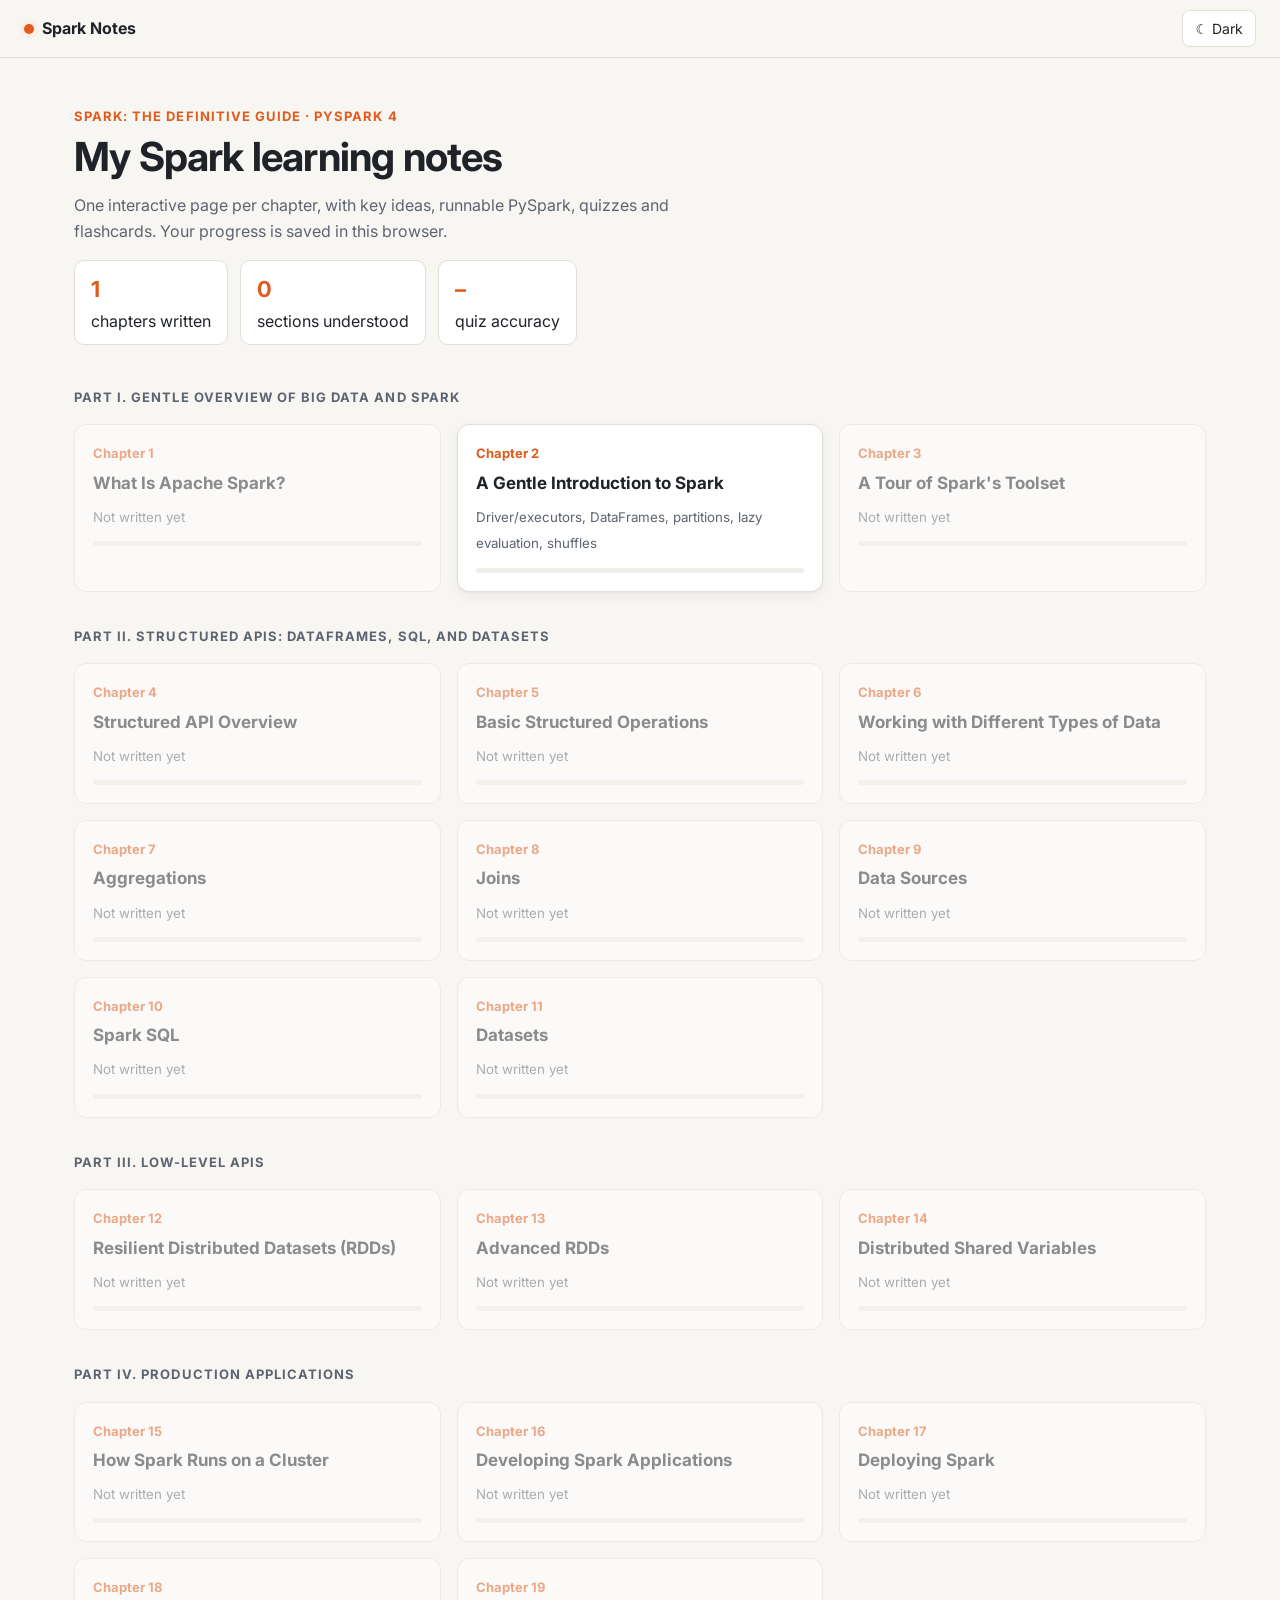
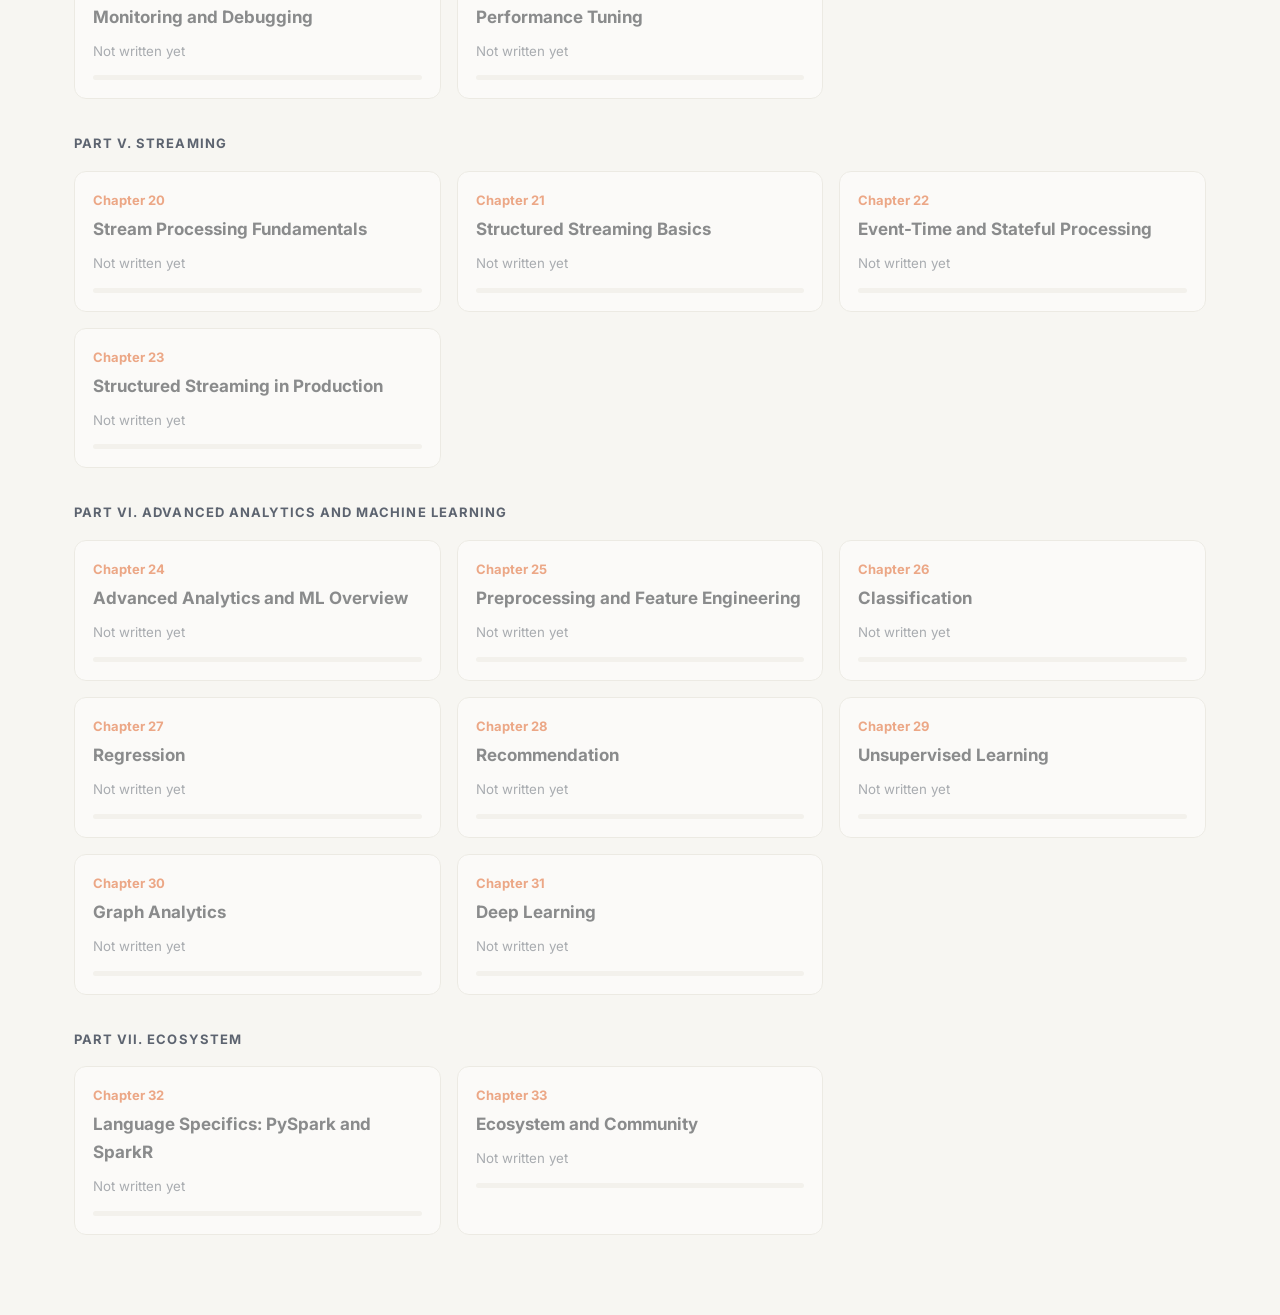
<file: notes/index.html>
<!doctype html>
<html lang="en">
<head>
  <meta charset="utf-8">
  <meta name="viewport" content="width=device-width, initial-scale=1">
  <title>Spark Notes</title>
  <link rel="preconnect" href="https://fonts.googleapis.com">
  <link href="https://fonts.googleapis.com/css2?family=Inter:wght@400;600;700&family=JetBrains+Mono:wght@400;600&display=swap" rel="stylesheet">
  <link rel="stylesheet" href="assets/style.css">
  <script src="assets/notes.js"></script>
  <script src="assets/manifest.js"></script>
</head>
<body data-page="index">
  <header class="topbar">
    <a class="home" href="index.html"><span class="spark-dot"></span> Spark Notes</a>
    <span class="spacer"></span>
    <button class="btn" id="theme-toggle">☾ Dark</button>
  </header>

  <div class="hero">
    <div class="eyebrow">Spark: The Definitive Guide · PySpark 4</div>
    <h1>My Spark learning notes</h1>
    <p>One interactive page per chapter, with key ideas, runnable PySpark, quizzes and flashcards.
       Your progress is saved in this browser.</p>
    <div class="stats">
      <div class="stat"><b id="s-written">0</b> chapters written</div>
      <div class="stat"><b id="s-sections">0</b> sections understood</div>
      <div class="stat"><b id="s-quiz">–</b> quiz accuracy</div>
    </div>
  </div>

  <main class="grid" id="grid"></main>

  <script>
    document.addEventListener("DOMContentLoaded", () => {
      const store = window.SparkNotesStore;
      const grid = document.getElementById("grid");
      let written = 0, sectionsDone = 0, right = 0, answered = 0;

      for (const ch of window.SPARK_CHAPTERS) {
        if (ch.part) {
          const h = document.createElement("h2");
          h.className = "part-title"; h.textContent = "Part " + ch.part;
          grid.appendChild(h); continue;
        }
        const a = document.createElement("a");
        a.className = "chapter-card" + (ch.file ? "" : " locked");
        if (ch.file) a.href = ch.file;
        const prog = ch.file ? store.get("progress:" + ch.file, { done: 0, total: 0 }) : { done: 0, total: 0 };
        const quiz = ch.file ? store.get("quiz:" + ch.file, {}) : {};
        if (ch.file) written++;
        sectionsDone += prog.done;
        answered += Object.keys(quiz).length;
        right += Object.values(quiz).filter(Boolean).length;
        const pct = prog.total ? Math.round((prog.done / prog.total) * 100) : 0;
        a.innerHTML = `
          <div class="num">Chapter ${ch.n}</div>
          <h3></h3>
          <small></small>
          <div class="bar"><span style="width:${pct}%"></span></div>`;
        a.querySelector("h3").textContent = ch.title;
        a.querySelector("small").textContent = ch.file ? (ch.summary || `${prog.done}/${prog.total} sections understood`) : "Not written yet";
        grid.appendChild(a);
      }
      document.getElementById("s-written").textContent = written;
      document.getElementById("s-sections").textContent = sectionsDone;
      document.getElementById("s-quiz").textContent = answered ? Math.round((right / answered) * 100) + "%" : "–";
    });
  </script>
</body>
</html>
</file>
<file: notes/assets/style.css>
/* Spark notes: shared stylesheet */
:root {
  --bg: #f7f6f2;
  --surface: #ffffff;
  --surface-2: #f0eee8;
  --text: #1f2328;
  --muted: #5d6470;
  --border: #e2dfd6;
  --accent: #e25a1c;          /* Spark orange */
  --accent-soft: #fdeee6;
  --blue: #2563eb;  --blue-soft: #e8efff;
  --green: #15803d; --green-soft: #e6f6ea;
  --amber: #b45309; --amber-soft: #fdf3e1;
  --purple: #7c3aed; --purple-soft: #f1eaff;
  --red: #b91c1c;   --red-soft: #fde8e8;
  --code-bg: #1e1f24;
  --code-text: #e6e6e6;
  --shadow: 0 1px 2px rgba(0,0,0,.04), 0 4px 16px rgba(0,0,0,.05);
  --radius: 12px;
  --font: "Inter", system-ui, -apple-system, "Segoe UI", Roboto, sans-serif;
  --mono: "JetBrains Mono", ui-monospace, "SFMono-Regular", Menlo, Consolas, monospace;
  color-scheme: light;
}
:root[data-theme="dark"] {
  --bg: #121316;
  --surface: #1a1c20;
  --surface-2: #23262b;
  --text: #e8e9eb;
  --muted: #9aa1ab;
  --border: #2e3238;
  --accent: #ff7a3d;
  --accent-soft: #3a2418;
  --blue: #7aa2ff;  --blue-soft: #1c2640;
  --green: #4ade80; --green-soft: #15291c;
  --amber: #fbbf24; --amber-soft: #33270f;
  --purple: #b794ff; --purple-soft: #2a2140;
  --red: #f87171;   --red-soft: #3a1b1b;
  --code-bg: #0d0e11;
  --shadow: 0 1px 2px rgba(0,0,0,.3), 0 4px 16px rgba(0,0,0,.25);
  color-scheme: dark;
}

* { box-sizing: border-box; }
html { scroll-behavior: smooth; }
body {
  margin: 0;
  background: var(--bg);
  color: var(--text);
  font: 16px/1.65 var(--font);
  -webkit-font-smoothing: antialiased;
}

/* Reading-progress bar */
#progress-bar {
  position: fixed; top: 0; left: 0; height: 3px; width: 0;
  background: linear-gradient(90deg, var(--accent), #f59e0b);
  z-index: 50; transition: width .1s linear;
}

/* Top bar */
.topbar {
  position: sticky; top: 0; z-index: 40;
  display: flex; align-items: center; gap: 12px;
  padding: 10px 24px;
  background: color-mix(in srgb, var(--bg) 85%, transparent);
  backdrop-filter: blur(10px);
  border-bottom: 1px solid var(--border);
}
.topbar a.home { color: var(--text); text-decoration: none; font-weight: 700; display: flex; align-items: center; gap: 8px; }
.topbar .spark-dot { width: 10px; height: 10px; border-radius: 50%; background: var(--accent); box-shadow: 0 0 0 4px var(--accent-soft); }
.topbar .spacer { flex: 1; }
.btn {
  border: 1px solid var(--border); background: var(--surface); color: var(--text);
  padding: 6px 12px; border-radius: 8px; cursor: pointer; font: inherit; font-size: 14px;
}
.btn:hover { border-color: var(--accent); }

/* Layout */
.layout {
  display: grid; grid-template-columns: 240px minmax(0, 1fr);
  gap: 48px; max-width: 1180px; margin: 0 auto; padding: 32px 24px 96px;
}
@media (max-width: 900px) {
  .layout { grid-template-columns: 1fr; gap: 0; padding: 20px 16px 80px; }
  .toc { display: none; }
}

/* Table of contents */
.toc { position: sticky; top: 72px; align-self: start; max-height: calc(100vh - 96px); overflow: auto; font-size: 14px; }
.toc h4 { margin: 0 0 8px; font-size: 12px; letter-spacing: .08em; text-transform: uppercase; color: var(--muted); }
.toc a {
  display: flex; align-items: center; gap: 8px;
  padding: 5px 10px; border-left: 2px solid var(--border);
  color: var(--muted); text-decoration: none;
}
.toc a:hover { color: var(--text); }
.toc a.active { color: var(--accent); border-left-color: var(--accent); font-weight: 600; }
.toc a .check { margin-left: auto; color: var(--green); font-size: 12px; }

/* Header */
.chapter-header { margin-bottom: 32px; }
.eyebrow { color: var(--accent); font-weight: 700; font-size: 13px; letter-spacing: .08em; text-transform: uppercase; }
h1 { font-size: clamp(28px, 4vw, 40px); line-height: 1.15; margin: 6px 0 12px; letter-spacing: -.02em; }
.meta { display: flex; flex-wrap: wrap; gap: 8px; color: var(--muted); font-size: 14px; }
.pill { background: var(--surface-2); border: 1px solid var(--border); padding: 2px 10px; border-radius: 999px; }

/* Sections */
section.note {
  background: var(--surface); border: 1px solid var(--border); border-radius: var(--radius);
  box-shadow: var(--shadow); padding: 28px 32px; margin-bottom: 24px;
  scroll-margin-top: 80px;
}
@media (max-width: 600px) { section.note { padding: 20px 18px; } }
section.note > h2 { margin: 0 0 12px; font-size: 22px; letter-spacing: -.01em; display: flex; align-items: center; gap: 10px; }
h3 { font-size: 17px; margin: 24px 0 8px; }
p { margin: 10px 0; }
a { color: var(--blue); }
strong { color: var(--text); }
.term { font-weight: 600; color: var(--accent); }
.tldr { font-size: 17px; color: var(--muted); border-left: 3px solid var(--accent); padding-left: 14px; margin: 0 0 16px; }

.understood { margin-top: 20px; display: flex; align-items: center; gap: 8px; font-size: 14px; color: var(--muted); cursor: pointer; user-select: none; }
.understood input { accent-color: var(--green); width: 16px; height: 16px; }

/* Inline code + code blocks */
code { font-family: var(--mono); font-size: .88em; background: var(--surface-2); padding: 1px 6px; border-radius: 5px; border: 1px solid var(--border); }
.code-wrap { position: relative; margin: 14px 0; }
.code-wrap .lang {
  position: absolute; top: 8px; left: 14px; font: 600 11px var(--mono);
  color: #8b8f98; text-transform: uppercase; letter-spacing: .06em;
}
.code-wrap .copy {
  position: absolute; top: 6px; right: 8px; font-size: 12px; padding: 3px 10px;
  background: #2b2d33; color: #ddd; border: 1px solid #3a3d44; border-radius: 6px; cursor: pointer;
}
.code-wrap .copy:hover { background: #3a3d44; }
pre {
  margin: 0; background: var(--code-bg); color: var(--code-text);
  padding: 34px 18px 16px; border-radius: 10px; overflow-x: auto;
  font: 13.5px/1.6 var(--mono);
}
pre code { background: none; border: 0; padding: 0; font-size: inherit; color: inherit; }
pre.output { background: var(--surface-2); color: var(--text); border: 1px dashed var(--border); padding-top: 30px; }
.code-wrap.output .lang { color: var(--muted); }

/* Callouts */
.callout { border-radius: 10px; padding: 12px 16px; margin: 16px 0; border: 1px solid; }
.callout > .title { font-weight: 700; font-size: 13px; text-transform: uppercase; letter-spacing: .06em; margin-bottom: 4px; }
.callout p:first-of-type { margin-top: 0; } .callout p:last-child { margin-bottom: 0; }
.callout.key     { background: var(--accent-soft); border-color: color-mix(in srgb, var(--accent) 35%, transparent); }
.callout.key .title { color: var(--accent); }
.callout.tip     { background: var(--green-soft);  border-color: color-mix(in srgb, var(--green) 35%, transparent); }
.callout.tip .title { color: var(--green); }
.callout.warn    { background: var(--amber-soft);  border-color: color-mix(in srgb, var(--amber) 35%, transparent); }
.callout.warn .title { color: var(--amber); }
.callout.changed { background: var(--purple-soft); border-color: color-mix(in srgb, var(--purple) 35%, transparent); }
.callout.changed .title { color: var(--purple); }
.callout.pandas  { background: var(--blue-soft);   border-color: color-mix(in srgb, var(--blue) 35%, transparent); }
.callout.pandas .title { color: var(--blue); }

/* Comparison table */
.table-wrap { overflow-x: auto; margin: 14px 0; }
table { width: 100%; border-collapse: collapse; font-size: 14.5px; }
th, td { text-align: left; padding: 9px 12px; border-bottom: 1px solid var(--border); vertical-align: top; }
th { background: var(--surface-2); font-weight: 600; }

/* Tabs (e.g. DataFrame API vs SQL) */
.tabs { margin: 14px 0; }
.tabs .tab-buttons { display: flex; gap: 4px; flex-wrap: wrap; }
.tabs .tab-buttons button {
  border: 1px solid var(--border); border-bottom: 0; background: var(--surface-2); color: var(--muted);
  padding: 6px 14px; border-radius: 8px 8px 0 0; cursor: pointer; font: inherit; font-size: 14px;
}
.tabs .tab-buttons button.active { background: var(--code-bg); color: #fff; border-color: var(--code-bg); }
.tabs .tab-panel { display: none; }
.tabs .tab-panel.active { display: block; }
.tabs .tab-panel .code-wrap { margin-top: 0; }
.tabs .tab-panel pre { border-top-left-radius: 0; }

/* Reveal ("predict the output") */
details.reveal { border: 1px solid var(--border); border-radius: 10px; margin: 14px 0; background: var(--surface-2); }
details.reveal > summary {
  cursor: pointer; padding: 10px 16px; font-weight: 600; list-style: none; display: flex; align-items: center; gap: 8px;
}
details.reveal > summary::before { content: "▸"; color: var(--accent); transition: transform .15s; }
details.reveal[open] > summary::before { transform: rotate(90deg); }
details.reveal > .body { padding: 0 16px 12px; }

/* Quiz */
.quiz { border: 1px solid var(--border); border-radius: var(--radius); padding: 18px 20px; margin: 18px 0; background: var(--surface-2); }
.quiz .q { font-weight: 600; margin-bottom: 10px; }
.quiz .options { display: grid; gap: 8px; }
.quiz .options button {
  text-align: left; border: 1px solid var(--border); background: var(--surface); color: var(--text);
  padding: 10px 14px; border-radius: 8px; cursor: pointer; font: inherit; font-size: 15px;
  transition: border-color .15s, background .15s;
}
.quiz .options button:hover:not(:disabled) { border-color: var(--accent); }
.quiz .options button.correct { background: var(--green-soft); border-color: var(--green); }
.quiz .options button.wrong { background: var(--red-soft); border-color: var(--red); }
.quiz .options button:disabled { cursor: default; }
.quiz .explain { display: none; margin-top: 12px; padding-top: 10px; border-top: 1px dashed var(--border); color: var(--muted); }
.quiz.answered .explain { display: block; }
.quiz-score { font-weight: 600; color: var(--accent); }

/* Flashcards */
.cards { display: grid; grid-template-columns: repeat(auto-fill, minmax(220px, 1fr)); gap: 12px; margin: 14px 0; }
.card { perspective: 800px; height: 150px; cursor: pointer; }
.card .inner { position: relative; width: 100%; height: 100%; transition: transform .45s; transform-style: preserve-3d; }
.card.flipped .inner { transform: rotateY(180deg); }
.card .front, .card .back {
  position: absolute; inset: 0; backface-visibility: hidden; border-radius: 10px; padding: 14px;
  display: flex; align-items: center; justify-content: center; text-align: center; border: 1px solid var(--border);
}
.card .front { background: var(--surface); font-weight: 700; color: var(--accent); }
.card .back { background: var(--accent-soft); transform: rotateY(180deg); font-size: 14px; }

/* Diagram helpers */
.diagram { margin: 18px 0; padding: 16px; background: var(--surface-2); border-radius: 10px; overflow-x: auto; text-align: center; }
.diagram svg { max-width: 100%; height: auto; }
.diagram .caption { font-size: 13px; color: var(--muted); margin-top: 8px; }
.flow { display: flex; flex-wrap: wrap; align-items: center; justify-content: center; gap: 8px; }
.flow .box { background: var(--surface); border: 1px solid var(--border); border-radius: 8px; padding: 8px 14px; font-weight: 600; font-size: 14px; }
.flow .box.hl { border-color: var(--accent); color: var(--accent); }
.flow .arrow { color: var(--muted); }

/* Index page */
.hero { max-width: 1180px; margin: 0 auto; padding: 48px 24px 8px; }
.hero p { color: var(--muted); max-width: 640px; }
.stats { display: flex; gap: 12px; flex-wrap: wrap; margin-top: 16px; }
.stat { background: var(--surface); border: 1px solid var(--border); border-radius: 10px; padding: 10px 16px; }
.stat b { font-size: 22px; display: block; color: var(--accent); }
.grid { max-width: 1180px; margin: 0 auto; padding: 16px 24px 80px; display: grid; grid-template-columns: repeat(auto-fill, minmax(280px, 1fr)); gap: 16px; }
.part-title { grid-column: 1 / -1; margin: 18px 0 0; font-size: 13px; text-transform: uppercase; letter-spacing: .08em; color: var(--muted); }
.chapter-card {
  display: block; text-decoration: none; color: var(--text);
  background: var(--surface); border: 1px solid var(--border); border-radius: var(--radius); padding: 18px;
  box-shadow: var(--shadow); transition: transform .15s, border-color .15s;
}
.chapter-card:hover { transform: translateY(-2px); border-color: var(--accent); }
.chapter-card.locked { opacity: .5; pointer-events: none; box-shadow: none; }
.chapter-card .num { color: var(--accent); font-weight: 700; font-size: 13px; }
.chapter-card h3 { margin: 4px 0 6px; }
.chapter-card .bar { height: 5px; border-radius: 3px; background: var(--surface-2); overflow: hidden; margin-top: 12px; }
.chapter-card .bar span { display: block; height: 100%; background: var(--green); width: 0; transition: width .3s; }
.chapter-card small { color: var(--muted); }

.footer-nav { display: flex; justify-content: space-between; gap: 12px; margin-top: 32px; }
.footer-nav a { text-decoration: none; }
</file>
